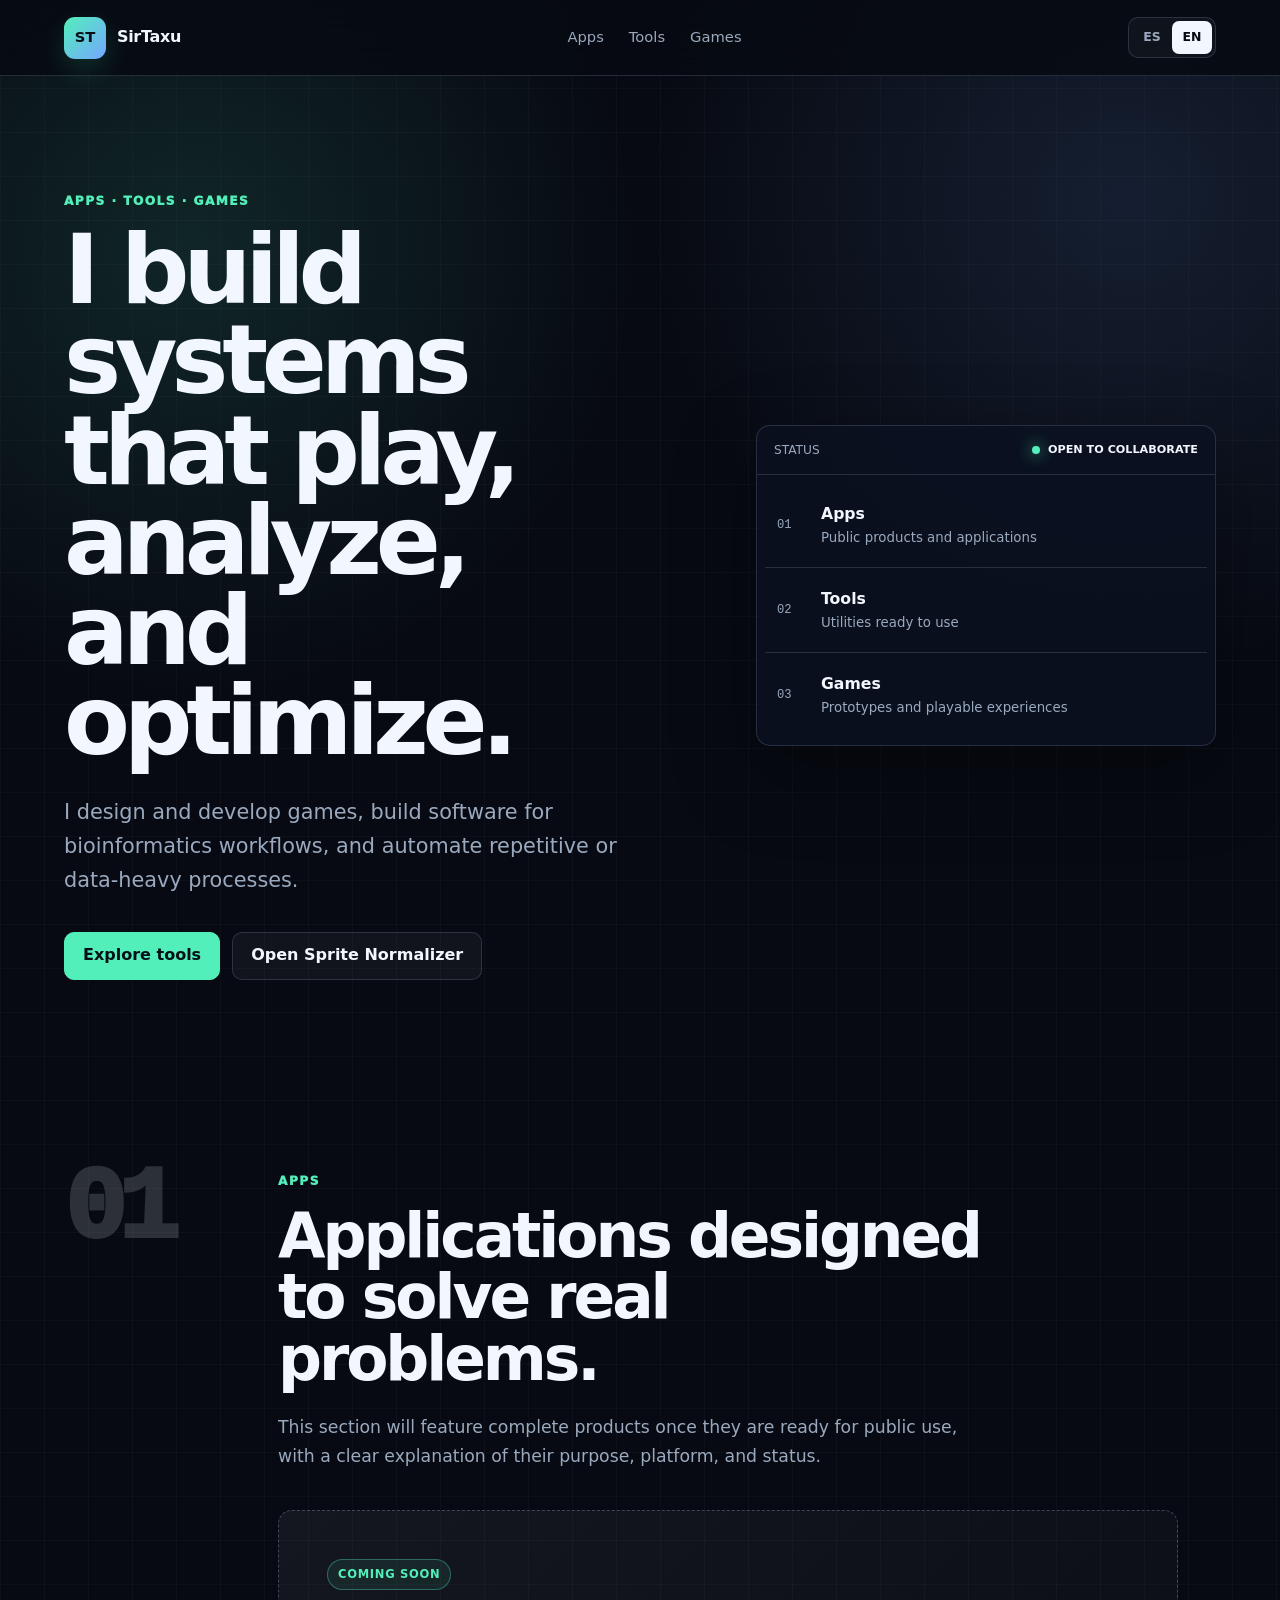
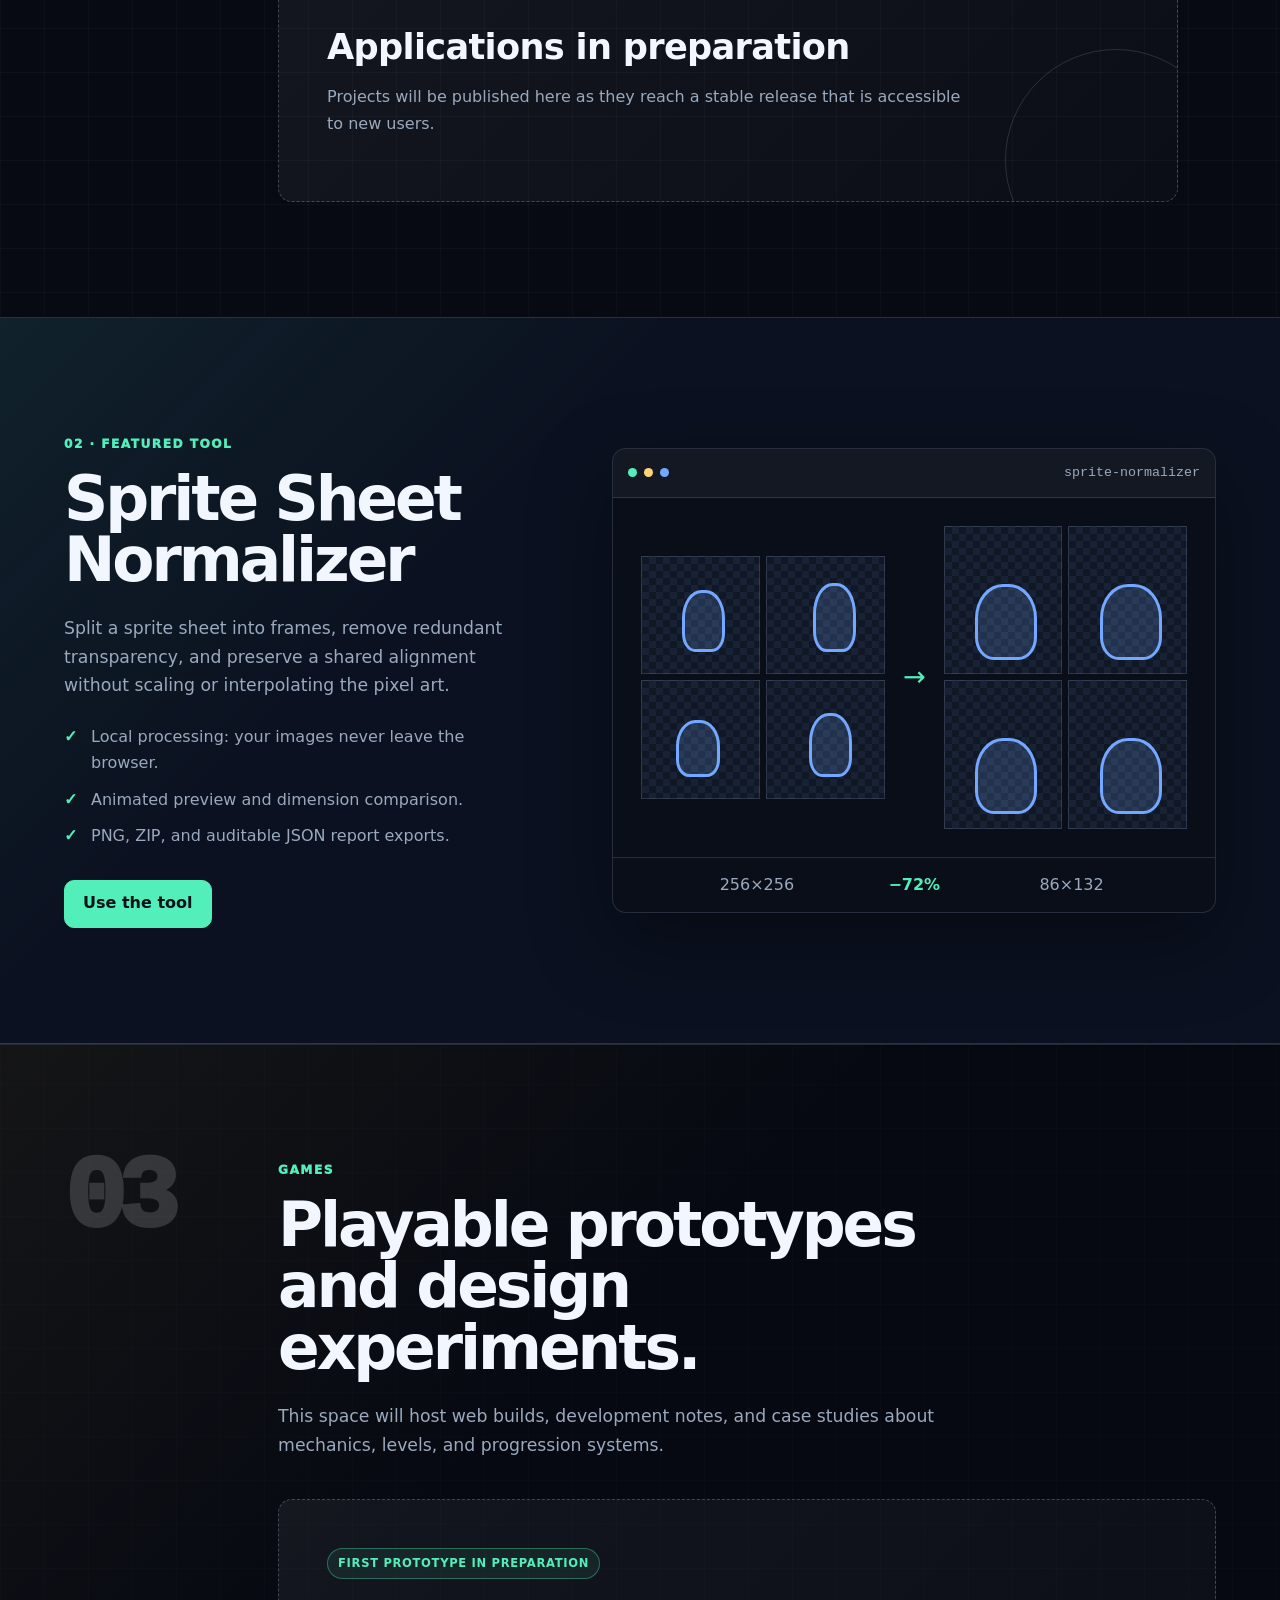
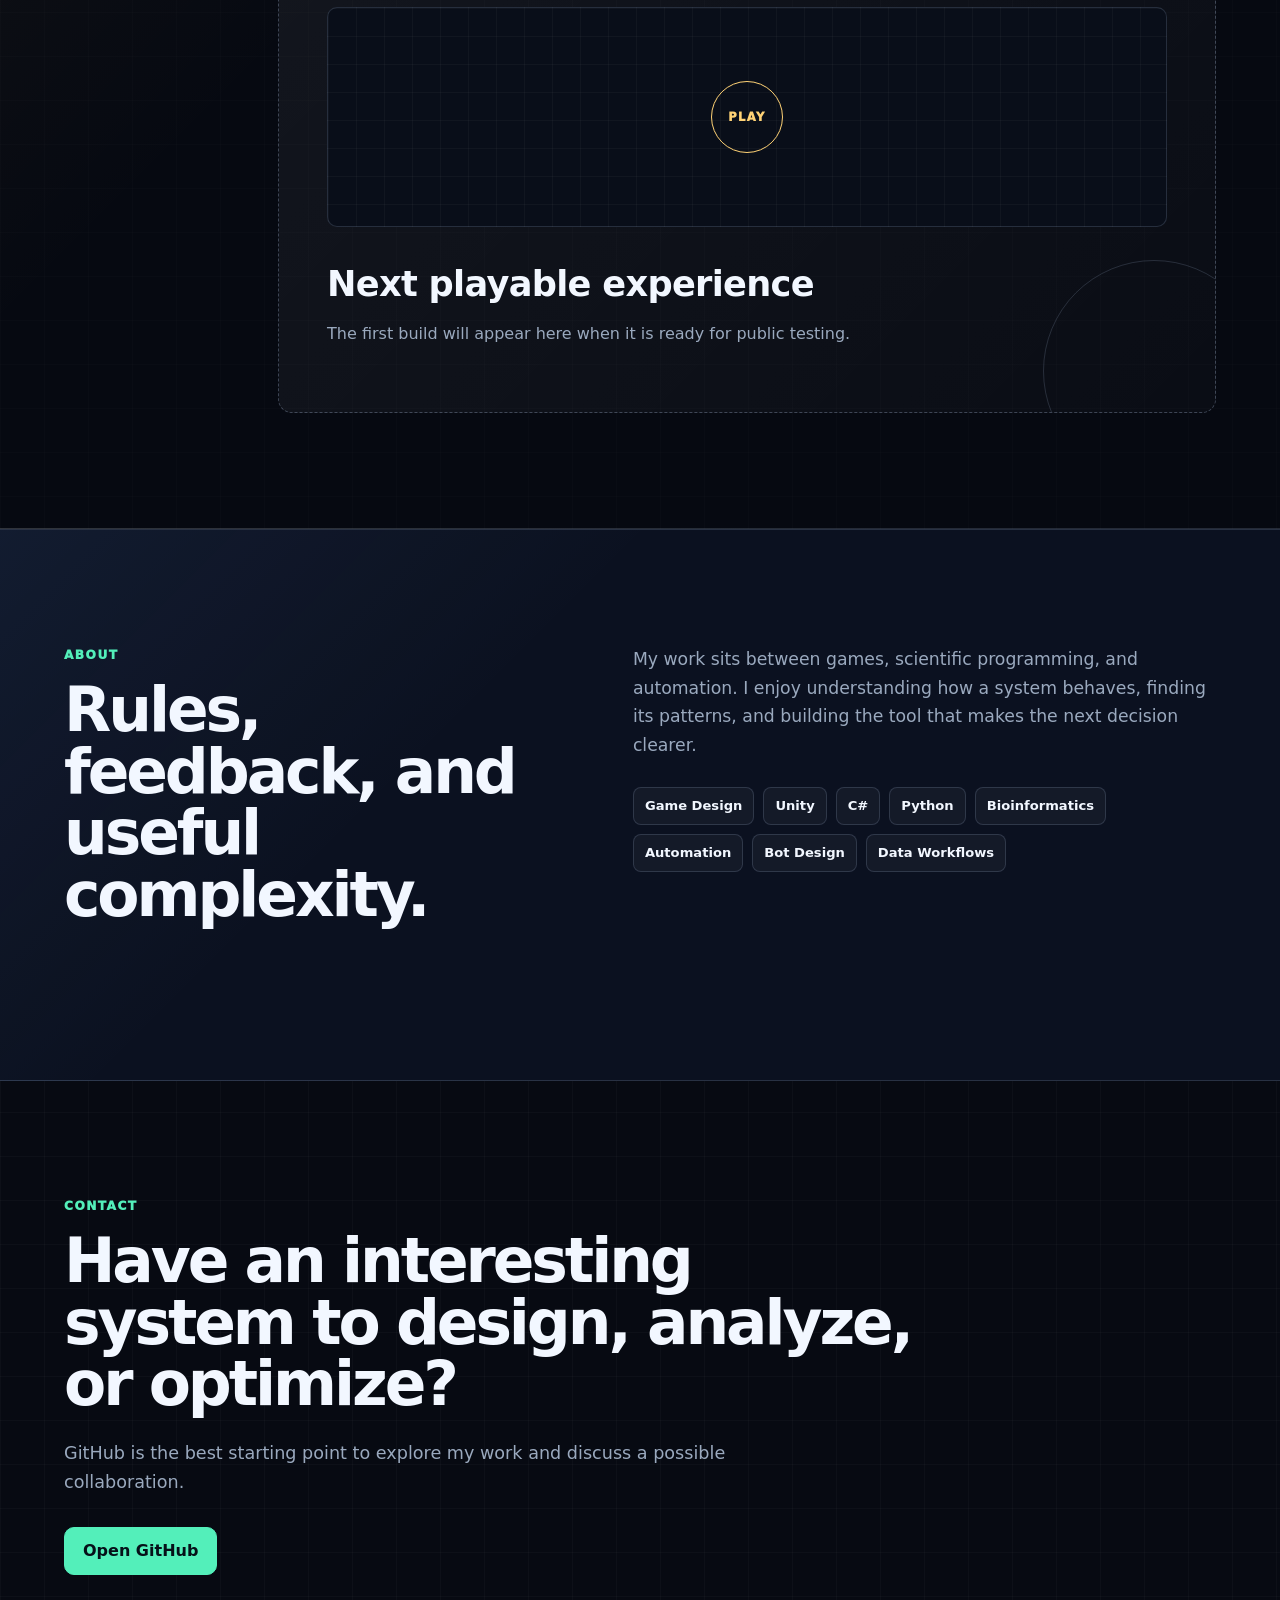
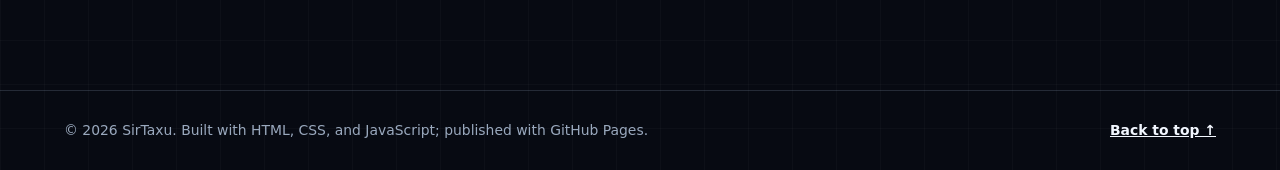
<file: index.html>
<!DOCTYPE html>
<html lang="es">
  <head>
    <meta charset="utf-8">
    <meta name="viewport" content="width=device-width, initial-scale=1">
    <meta name="theme-color" content="#070a12">
    <meta
      name="description"
      content="Portfolio de SirTaxu: desarrollo de videojuegos, herramientas de bioinformática y automatización."
    >
    <meta property="og:type" content="website">
    <meta property="og:title" content="SirTaxu | Game Developer &amp; Tool Builder">
    <meta
      property="og:description"
      content="Videojuegos, herramientas científicas y automatización orientados a resolver sistemas complejos."
    >
    <title>SirTaxu | Game Developer &amp; Tool Builder</title>
    <link rel="canonical" href="https://sirtaxu.github.io/">
    <link rel="stylesheet" href="styles.css">
    <script src="assets/js/site.js" defer></script>
  </head>
  <body
    data-title-es="SirTaxu | Desarrollo de videojuegos y herramientas"
    data-title-en="SirTaxu | Game Developer & Tool Builder"
    data-description-es="Portfolio de SirTaxu: desarrollo de videojuegos, herramientas de bioinformática y automatización."
    data-description-en="SirTaxu's portfolio: game development, bioinformatics tools, and automation."
  >
    <a class="skip-link" href="#main" data-es="Saltar al contenido" data-en="Skip to content">Saltar al contenido</a>

    <header class="site-header">
      <a class="brand" href="#top" aria-label="SirTaxu — inicio">
        <span class="brand-mark" aria-hidden="true">ST</span>
        <span class="brand-name">SirTaxu</span>
      </a>

      <nav class="nav" aria-label="Navegación principal" data-aria-es="Navegación principal" data-aria-en="Primary navigation">
        <a href="#apps">Apps</a>
        <a href="#tools" data-es="Herramientas" data-en="Tools">Herramientas</a>
        <a href="#games" data-es="Juegos" data-en="Games">Juegos</a>
      </nav>

      <div class="language-switch" role="group" aria-label="Idioma" data-aria-es="Idioma" data-aria-en="Language">
        <button type="button" data-language="es" aria-pressed="true">ES</button>
        <button type="button" data-language="en" aria-pressed="false">EN</button>
      </div>
    </header>

    <main id="main">
      <section class="hero" id="top" aria-labelledby="hero-title">
        <div class="hero-copy">
          <p class="eyebrow">Apps · Tools · Games</p>
          <h1 id="hero-title" data-es="Construyo sistemas que juegan, analizan y optimizan." data-en="I build systems that play, analyze, and optimize.">
            Construyo sistemas que juegan, analizan y optimizan.
          </h1>
          <p class="hero-text" data-es="Diseño y desarrollo videojuegos, creo software para flujos de bioinformática y automatizo procesos repetitivos o intensivos en datos." data-en="I design and develop games, build software for bioinformatics workflows, and automate repetitive or data-heavy processes.">
            Diseño y desarrollo videojuegos, creo software para flujos de bioinformática y automatizo procesos repetitivos o intensivos en datos.
          </p>
          <div class="hero-actions">
            <a class="button primary" href="#tools" data-es="Explorar herramientas" data-en="Explore tools">Explorar herramientas</a>
            <a class="button secondary" href="tools/sprite-normalizer/" data-es="Abrir Sprite Normalizer" data-en="Open Sprite Normalizer">Abrir Sprite Normalizer</a>
          </div>
        </div>

        <aside class="signal-panel" aria-label="Áreas de trabajo" data-aria-es="Áreas de trabajo" data-aria-en="Areas of work">
          <div class="signal-topline">
            <span data-es="Estado" data-en="Status">Estado</span>
            <strong><i aria-hidden="true"></i><span data-es="Disponible para colaborar" data-en="Open to collaborate">Disponible para colaborar</span></strong>
          </div>
          <ol class="signal-list">
            <li><span>01</span><div><strong>Apps</strong><small data-es="Productos y aplicaciones públicas" data-en="Public products and applications">Productos y aplicaciones públicas</small></div></li>
            <li><span>02</span><div><strong>Tools</strong><small data-es="Utilidades listas para usar" data-en="Utilities ready to use">Utilidades listas para usar</small></div></li>
            <li><span>03</span><div><strong>Games</strong><small data-es="Prototipos y experiencias jugables" data-en="Prototypes and playable experiences">Prototipos y experiencias jugables</small></div></li>
          </ol>
        </aside>
      </section>

      <section class="section division-section" id="apps" aria-labelledby="apps-title">
        <div class="division-number" aria-hidden="true">01</div>
        <div class="division-content">
          <div class="section-heading">
            <p class="eyebrow">Apps</p>
            <h2 id="apps-title" data-es="Aplicaciones pensadas para resolver problemas reales." data-en="Applications designed to solve real problems.">Aplicaciones pensadas para resolver problemas reales.</h2>
            <p data-es="Esta sección reunirá productos completos cuando estén listos para uso público, con una explicación clara de su propósito, plataforma y estado." data-en="This section will feature complete products once they are ready for public use, with a clear explanation of their purpose, platform, and status.">Esta sección reunirá productos completos cuando estén listos para uso público, con una explicación clara de su propósito, plataforma y estado.</p>
          </div>
          <article class="placeholder-card">
            <span class="status-pill" data-es="Próximamente" data-en="Coming soon">Próximamente</span>
            <h3 data-es="Aplicaciones en preparación" data-en="Applications in preparation">Aplicaciones en preparación</h3>
            <p data-es="Los proyectos se publicarán aquí a medida que alcancen una versión estable y accesible para nuevos usuarios." data-en="Projects will be published here as they reach a stable release that is accessible to new users.">Los proyectos se publicarán aquí a medida que alcancen una versión estable y accesible para nuevos usuarios.</p>
          </article>
        </div>
      </section>

      <section class="section tool-feature" id="tools" aria-labelledby="tools-title">
        <div class="tool-copy">
          <p class="eyebrow" data-es="02 · Herramienta destacada" data-en="02 · Featured tool">02 · Herramienta destacada</p>
          <h2 id="tools-title">Sprite Sheet Normalizer</h2>
          <p data-es="Corta una sprite sheet en frames, elimina transparencia redundante y conserva una alineación común sin escalar ni interpolar el pixel art." data-en="Split a sprite sheet into frames, remove redundant transparency, and preserve a shared alignment without scaling or interpolating the pixel art.">
            Corta una sprite sheet en frames, elimina transparencia redundante y conserva una alineación común sin escalar ni interpolar el pixel art.
          </p>
          <ul class="check-list">
            <li data-es="Procesamiento local: tus imágenes no salen del navegador." data-en="Local processing: your images never leave the browser.">Procesamiento local: tus imágenes no salen del navegador.</li>
            <li data-es="Vista previa animada y comparación de dimensiones." data-en="Animated preview and dimension comparison.">Vista previa animada y comparación de dimensiones.</li>
            <li data-es="Exportación a PNG, ZIP e informe JSON auditable." data-en="PNG, ZIP, and auditable JSON report exports.">Exportación a PNG, ZIP e informe JSON auditable.</li>
          </ul>
          <a class="button primary" href="tools/sprite-normalizer/" data-es="Usar la herramienta" data-en="Use the tool">Usar la herramienta</a>
        </div>

        <div class="tool-visual" aria-hidden="true">
          <div class="window-bar"><span></span><span></span><span></span><small>sprite-normalizer</small></div>
          <div class="sprite-demo">
            <div class="source-cells"><i></i><i></i><i></i><i></i></div>
            <div class="flow-arrow">→</div>
            <div class="normalized-cells"><i></i><i></i><i></i><i></i></div>
          </div>
          <div class="demo-metrics"><span>256×256</span><strong>−72%</strong><span>86×132</span></div>
        </div>
      </section>

      <section class="section division-section games-section" id="games" aria-labelledby="games-title">
        <div class="division-number" aria-hidden="true">03</div>
        <div class="division-content">
          <div class="section-heading">
            <p class="eyebrow">Games</p>
            <h2 id="games-title" data-es="Prototipos jugables y experimentos de diseño." data-en="Playable prototypes and design experiments.">Prototipos jugables y experimentos de diseño.</h2>
            <p data-es="Este espacio alojará builds web, notas de desarrollo y casos de estudio sobre mecánicas, niveles y sistemas de progresión." data-en="This space will host web builds, development notes, and case studies about mechanics, levels, and progression systems.">Este espacio alojará builds web, notas de desarrollo y casos de estudio sobre mecánicas, niveles y sistemas de progresión.</p>
          </div>
          <article class="placeholder-card game-placeholder">
            <span class="status-pill" data-es="Primer prototipo en preparación" data-en="First prototype in preparation">Primer prototipo en preparación</span>
            <div class="prototype-window" aria-hidden="true"><span>PLAY</span></div>
            <h3 data-es="Próxima experiencia jugable" data-en="Next playable experience">Próxima experiencia jugable</h3>
            <p data-es="La primera build aparecerá aquí cuando esté lista para pruebas públicas." data-en="The first build will appear here when it is ready for public testing.">La primera build aparecerá aquí cuando esté lista para pruebas públicas.</p>
          </article>
        </div>
      </section>

      <section class="section split" id="about" aria-labelledby="about-title">
        <div class="section-heading">
          <p class="eyebrow" data-es="Perfil" data-en="About">Perfil</p>
          <h2 id="about-title" data-es="Reglas, feedback y complejidad útil." data-en="Rules, feedback, and useful complexity.">Reglas, feedback y complejidad útil.</h2>
        </div>
        <div class="about-copy">
          <p data-es="Mi trabajo se encuentra entre los videojuegos, la programación científica y la automatización. Disfruto entender cómo se comporta un sistema, encontrar sus patrones y construir la herramienta que hace más clara la próxima decisión." data-en="My work sits between games, scientific programming, and automation. I enjoy understanding how a system behaves, finding its patterns, and building the tool that makes the next decision clearer.">
            Mi trabajo se encuentra entre los videojuegos, la programación científica y la automatización. Disfruto entender cómo se comporta un sistema, encontrar sus patrones y construir la herramienta que hace más clara la próxima decisión.
          </p>
          <ul class="skill-list">
            <li>Game Design</li><li>Unity</li><li>C#</li><li>Python</li><li>Bioinformatics</li><li>Automation</li><li>Bot Design</li><li>Data Workflows</li>
          </ul>
        </div>
      </section>

      <section class="section contact" id="contact" aria-labelledby="contact-title">
        <p class="eyebrow" data-es="Contacto" data-en="Contact">Contacto</p>
        <h2 id="contact-title" data-es="¿Tenés un sistema interesante para diseñar, analizar u optimizar?" data-en="Have an interesting system to design, analyze, or optimize?">
          ¿Tenés un sistema interesante para diseñar, analizar u optimizar?
        </h2>
        <p data-es="GitHub es el mejor punto de partida para conocer mi trabajo y conversar sobre una posible colaboración." data-en="GitHub is the best starting point to explore my work and discuss a possible collaboration.">
          GitHub es el mejor punto de partida para conocer mi trabajo y conversar sobre una posible colaboración.
        </p>
        <a class="button primary" href="https://github.com/SirTaxu" data-es="Abrir GitHub" data-en="Open GitHub">Abrir GitHub</a>
      </section>
    </main>

    <footer class="site-footer">
      <p><span>© 2026 SirTaxu.</span> <span data-es="Construido con HTML, CSS y JavaScript; publicado con GitHub Pages." data-en="Built with HTML, CSS, and JavaScript; published with GitHub Pages.">Construido con HTML, CSS y JavaScript; publicado con GitHub Pages.</span></p>
      <a href="#top" data-es="Volver arriba ↑" data-en="Back to top ↑">Volver arriba ↑</a>
    </footer>
  </body>
</html>
</file>
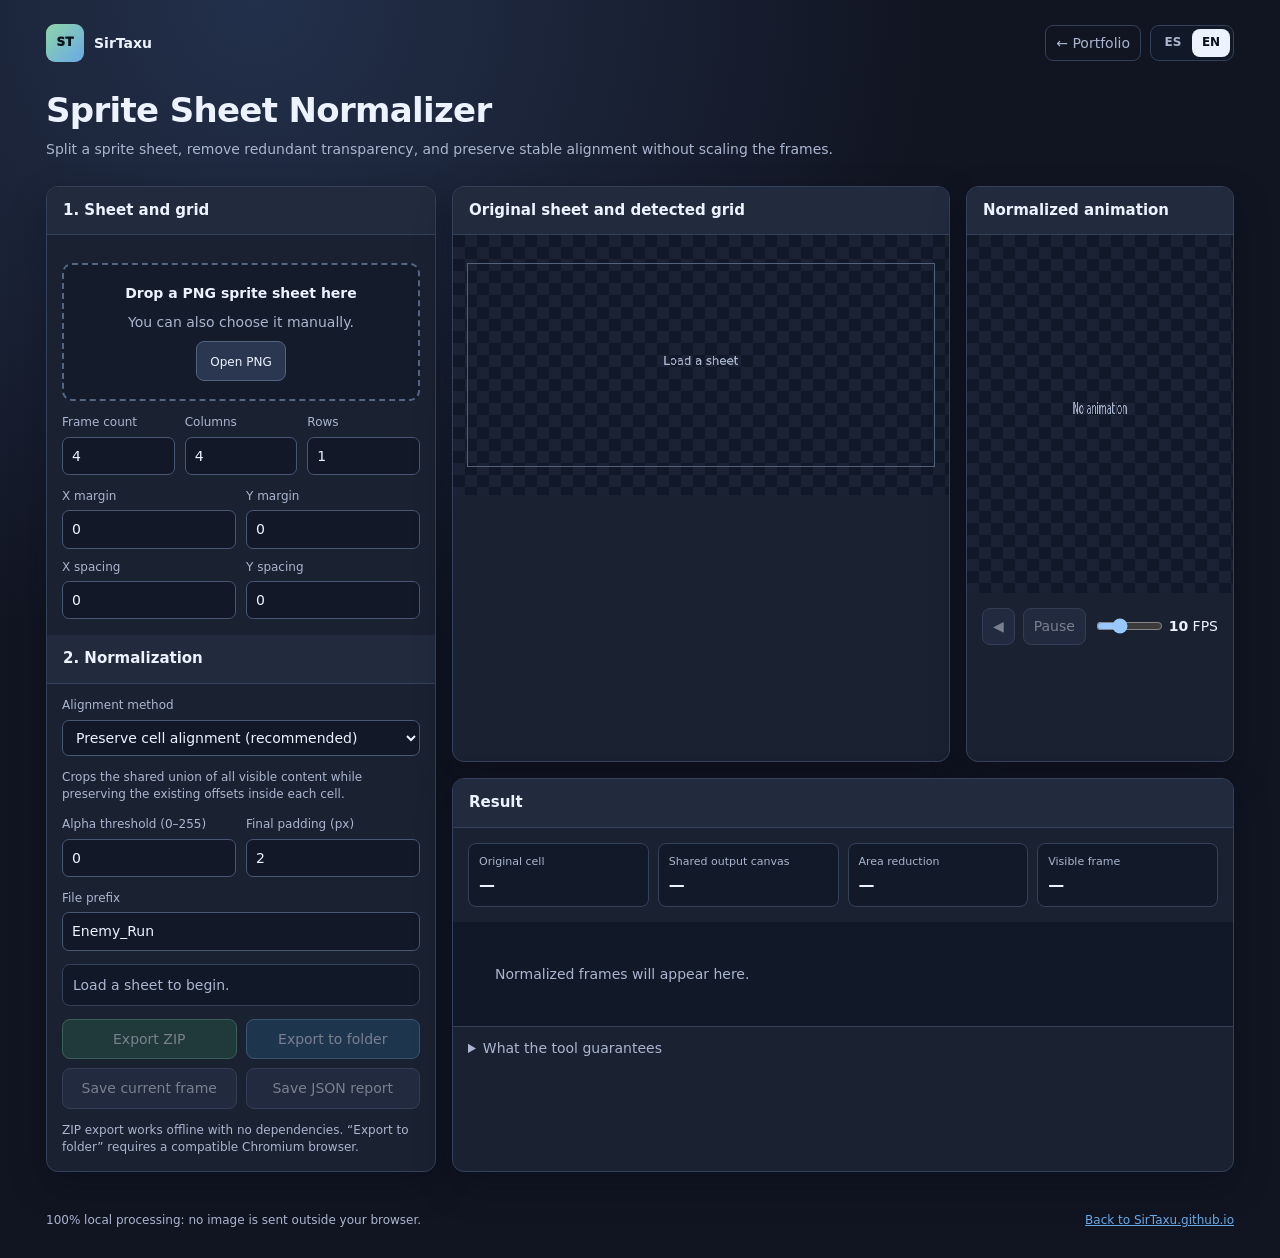
<file: tools/sprite-normalizer/index.html>
<!DOCTYPE html>
<html lang="es">
<head>
  <meta charset="utf-8">
  <meta name="viewport" content="width=device-width, initial-scale=1">
  <meta name="description" content="Cortá y normalizá sprite sheets sin perder la alineación entre frames.">
  <meta name="theme-color" content="#111522">
  <title>Sprite Sheet Normalizer · SirTaxu</title>
  <link rel="canonical" href="https://sirtaxu.github.io/tools/sprite-normalizer/">
  <script src="../../assets/js/site.js" defer></script>
  <style>
    :root {
      color-scheme: dark;
      --bg: #111522;
      --panel: #1b2232;
      --panel-2: #222b3e;
      --line: #34415a;
      --text: #edf2ff;
      --muted: #aab6cf;
      --accent: #8ed5a7;
      --accent-2: #69a9e6;
      --warning: #f0bd69;
      --error: #f08080;
    }

    * { box-sizing: border-box; }
    body {
      margin: 0;
      min-height: 100vh;
      background: radial-gradient(circle at 20% 0%, #23304b 0, var(--bg) 42rem);
      color: var(--text);
      font: 14px/1.45 system-ui, -apple-system, BlinkMacSystemFont, "Segoe UI", sans-serif;
    }
    button, input, select { font: inherit; }
    button, .file-button {
      border: 1px solid #52627f;
      border-radius: 8px;
      background: #2b3750;
      color: var(--text);
      padding: 9px 13px;
      cursor: pointer;
      transition: background .15s, border-color .15s, transform .05s;
    }
    button:hover, .file-button:hover { background: #354561; border-color: #7890b7; }
    button:active, .file-button:active { transform: translateY(1px); }
    button:disabled { opacity: .45; cursor: default; }
    button.primary { background: #285846; border-color: #62aa88; }
    button.primary:hover { background: #326d56; }
    button.secondary { background: #244e72; border-color: #5b94c0; }
    input, select {
      width: 100%;
      border: 1px solid #475875;
      border-radius: 7px;
      background: #121827;
      color: var(--text);
      padding: 8px 9px;
    }
    input:focus, select:focus { outline: 2px solid #4b7eac; outline-offset: 1px; }
    input[type="range"] { padding: 0; }
    code { color: #bde9cd; }

    header {
      padding: 24px clamp(18px, 4vw, 46px) 14px;
      max-width: 1500px;
      margin: auto;
    }
    .tool-nav {
      display: flex;
      align-items: center;
      justify-content: space-between;
      gap: 18px;
      margin-bottom: 24px;
    }
    .brand {
      display: inline-flex;
      align-items: center;
      gap: 10px;
      color: var(--text);
      font-weight: 850;
      text-decoration: none;
    }
    .brand-mark {
      display: inline-grid;
      width: 38px;
      height: 38px;
      place-items: center;
      border-radius: 9px;
      background: linear-gradient(135deg, var(--accent), var(--accent-2));
      color: #07121a;
      font-size: 12px;
      font-weight: 950;
    }
    .tool-nav-actions { display: flex; align-items: center; gap: 9px; }
    .back-link {
      border: 1px solid var(--line);
      border-radius: 8px;
      color: var(--muted);
      padding: 7px 10px;
      text-decoration: none;
    }
    .back-link:hover { border-color: #7890b7; color: var(--text); }
    .language-switch {
      display: inline-flex;
      padding: 3px;
      border: 1px solid var(--line);
      border-radius: 9px;
      background: #111827;
    }
    .language-switch button {
      min-width: 38px;
      border: 0;
      padding: 5px 7px;
      background: transparent;
      color: var(--muted);
      font-size: 12px;
      font-weight: 900;
    }
    .language-switch button[aria-pressed="true"] { background: var(--text); color: #0b1020; }
    h1 { font-size: clamp(24px, 3vw, 34px); margin: 0 0 4px; letter-spacing: -.02em; }
    header p { margin: 0; color: var(--muted); }
    main {
      max-width: 1500px;
      margin: auto;
      padding: 12px clamp(18px, 4vw, 46px) 34px;
      display: grid;
      grid-template-columns: minmax(300px, 390px) minmax(0, 1fr);
      gap: 16px;
    }
    .panel {
      border: 1px solid var(--line);
      border-radius: 12px;
      background: color-mix(in srgb, var(--panel) 95%, transparent);
      box-shadow: 0 14px 36px #05081255;
      overflow: hidden;
    }
    .panel-title {
      margin: 0;
      padding: 13px 16px;
      font-size: 15px;
      background: var(--panel-2);
      border-bottom: 1px solid var(--line);
    }
    .normalization-title { margin: 3px -15px 0; }
    .panel-body { padding: 15px; }
    .controls { display: grid; gap: 13px; align-content: start; }
    .drop-zone {
      border: 2px dashed #536785;
      border-radius: 10px;
      padding: 18px;
      text-align: center;
      color: var(--muted);
      background: #10172688;
    }
    .drop-zone.drag { border-color: var(--accent); background: #183128; }
    .drop-zone strong { display: block; color: var(--text); margin-bottom: 8px; }
    .drop-zone input { display: none; }
    .file-button { display: inline-block; margin-top: 9px; }
    .grid-2, .grid-3 { display: grid; gap: 10px; }
    .grid-2 { grid-template-columns: repeat(2, minmax(0, 1fr)); }
    .grid-3 { grid-template-columns: repeat(3, minmax(0, 1fr)); }
    label { display: grid; gap: 5px; color: var(--muted); }
    label span { font-size: 12px; }
    .help { margin: 0; color: var(--muted); font-size: 12px; }
    .help.warning { color: var(--warning); }
    .status {
      min-height: 42px;
      border-radius: 8px;
      background: #111827;
      border: 1px solid var(--line);
      color: var(--muted);
      padding: 10px;
    }
    .status.ok { border-color: #397c60; color: #a9e2bc; }
    .status.error { border-color: #9e4f57; color: #ffc0c4; }
    .actions { display: grid; grid-template-columns: 1fr 1fr; gap: 9px; }
    .workspace { display: grid; gap: 16px; min-width: 0; }
    .preview-grid { display: grid; grid-template-columns: minmax(0, 1.3fr) minmax(260px, .7fr); gap: 16px; }
    .canvas-wrap {
      min-height: 260px;
      display: grid;
      place-items: center;
      padding: 14px;
      overflow: auto;
      background-color: #111827;
      background-image:
        linear-gradient(45deg, #1a2233 25%, transparent 25%),
        linear-gradient(-45deg, #1a2233 25%, transparent 25%),
        linear-gradient(45deg, transparent 75%, #1a2233 75%),
        linear-gradient(-45deg, transparent 75%, #1a2233 75%);
      background-size: 24px 24px;
      background-position: 0 0, 0 12px, 12px -12px, -12px 0;
    }
    canvas { image-rendering: pixelated; max-width: 100%; }
    #sheetCanvas { border: 1px solid #53627b; }
    #animationCanvas { width: min(100%, 440px); height: 330px; }
    .transport { display: grid; grid-template-columns: auto auto 1fr auto; align-items: center; gap: 8px; }
    .transport button { padding: 7px 10px; }
    .metrics { display: grid; grid-template-columns: repeat(4, minmax(100px, 1fr)); gap: 9px; }
    .metric { background: #121928; border: 1px solid var(--line); border-radius: 8px; padding: 10px; }
    .metric span { display: block; color: var(--muted); font-size: 11px; }
    .metric strong { display: block; margin-top: 3px; font-size: 16px; }
    .frame-strip { display: flex; gap: 8px; overflow-x: auto; padding: 12px; background: #111827; }
    .thumb {
      flex: 0 0 auto;
      width: 110px;
      border: 1px solid var(--line);
      background: #182033;
      border-radius: 8px;
      padding: 7px;
      cursor: pointer;
      color: var(--muted);
    }
    .thumb.selected { border-color: var(--accent-2); box-shadow: 0 0 0 1px var(--accent-2) inset; color: var(--text); }
    .thumb canvas { display: block; width: 94px; height: 94px; background: #101624; margin-bottom: 4px; }
    .empty-state { color: var(--muted); text-align: center; padding: 30px; }
    details { border-top: 1px solid var(--line); }
    summary { cursor: pointer; color: var(--muted); padding: 11px 15px; }
    .technical { padding: 0 15px 14px; color: var(--muted); font-size: 12px; }
    .tool-footer {
      display: flex;
      justify-content: space-between;
      gap: 20px;
      max-width: 1500px;
      margin: auto;
      padding: 6px clamp(18px, 4vw, 46px) 28px;
      color: var(--muted);
      font-size: 12px;
    }
    .tool-footer a { color: var(--accent-2); }
    @media (max-width: 1000px) {
      main { grid-template-columns: 1fr; }
      .preview-grid { grid-template-columns: 1fr; }
    }
    @media (max-width: 600px) {
      .grid-3, .metrics { grid-template-columns: repeat(2, minmax(0, 1fr)); }
      .actions { grid-template-columns: 1fr; }
      .tool-nav, .tool-footer { align-items: flex-start; flex-direction: column; }
      .tool-nav-actions { width: 100%; justify-content: space-between; }
    }
  </style>
</head>
<body
  data-title-es="Normalizador de Sprite Sheets · SirTaxu"
  data-title-en="Sprite Sheet Normalizer · SirTaxu"
  data-description-es="Cortá y normalizá sprite sheets sin perder la alineación entre frames."
  data-description-en="Split and normalize sprite sheets without losing alignment between frames."
>
  <header>
    <nav class="tool-nav" aria-label="Navegación de la herramienta" data-aria-es="Navegación de la herramienta" data-aria-en="Tool navigation">
      <a class="brand" href="../../index.html">
        <span class="brand-mark" aria-hidden="true">ST</span>
        <span>SirTaxu</span>
      </a>
      <div class="tool-nav-actions">
        <a class="back-link" href="../../index.html" data-es="← Portfolio" data-en="← Portfolio">← Portfolio</a>
        <div class="language-switch" role="group" aria-label="Idioma" data-aria-es="Idioma" data-aria-en="Language">
          <button type="button" data-language="es" aria-pressed="true">ES</button>
          <button type="button" data-language="en" aria-pressed="false">EN</button>
        </div>
      </div>
    </nav>
    <h1 data-es="Normalizador de Sprite Sheets" data-en="Sprite Sheet Normalizer">Normalizador de Sprite Sheets</h1>
    <p data-es="Cortá una sprite sheet, eliminá transparencia redundante y conservá una alineación estable sin escalar los frames." data-en="Split a sprite sheet, remove redundant transparency, and preserve stable alignment without scaling the frames.">Cortá una sprite sheet, eliminá transparencia redundante y conservá una alineación estable sin escalar los frames.</p>
  </header>

  <main>
    <section class="panel controls" aria-label="Configuración" data-aria-es="Configuración" data-aria-en="Settings">
      <h2 class="panel-title" data-es="1. Sheet y cuadrícula" data-en="1. Sheet and grid">1. Sheet y cuadrícula</h2>
      <div class="panel-body controls">
        <div id="dropZone" class="drop-zone">
          <strong data-es="Arrastrá una sprite sheet PNG aquí" data-en="Drop a PNG sprite sheet here">Arrastrá una sprite sheet PNG aquí</strong>
          <span data-es="También podés elegirla manualmente." data-en="You can also choose it manually.">También podés elegirla manualmente.</span>
          <label class="file-button"><span data-es="Abrir PNG" data-en="Open PNG">Abrir PNG</span><input id="fileInput" type="file" accept="image/png,image/*"></label>
        </div>

        <div class="grid-3">
          <label><span data-es="Cantidad de frames" data-en="Frame count">Cantidad de frames</span><input id="frameCount" type="number" min="1" value="4"></label>
          <label><span data-es="Columnas" data-en="Columns">Columnas</span><input id="columns" type="number" min="1" value="4"></label>
          <label><span data-es="Filas" data-en="Rows">Filas</span><input id="rows" type="number" min="1" value="1"></label>
        </div>

        <div class="grid-2">
          <label><span data-es="Margen X" data-en="X margin">Margen X</span><input id="marginX" type="number" min="0" value="0"></label>
          <label><span data-es="Margen Y" data-en="Y margin">Margen Y</span><input id="marginY" type="number" min="0" value="0"></label>
          <label><span data-es="Separación X" data-en="X spacing">Separación X</span><input id="spacingX" type="number" min="0" value="0"></label>
          <label><span data-es="Separación Y" data-en="Y spacing">Separación Y</span><input id="spacingY" type="number" min="0" value="0"></label>
        </div>

        <h2 class="panel-title normalization-title" data-es="2. Normalización" data-en="2. Normalization">2. Normalización</h2>

        <label>
          <span data-es="Método de alineación" data-en="Alignment method">Método de alineación</span>
          <select id="alignMode">
            <option value="preserve" data-es="Conservar alineación de la celda (recomendado)" data-en="Preserve cell alignment (recommended)">Conservar alineación de la celda (recomendado)</option>
            <option value="content" data-es="Realinear cada contenido por bottom-center" data-en="Realign each visible area by bottom-center">Realinear cada contenido por bottom-center</option>
          </select>
        </label>
        <p id="modeHelp" class="help">Recorta la unión común de todos los contenidos. Conserva exactamente los desplazamientos existentes dentro de cada celda.</p>

        <div class="grid-2">
          <label><span data-es="Umbral alfa (0–255)" data-en="Alpha threshold (0–255)">Umbral alfa (0–255)</span><input id="alphaThreshold" type="number" min="0" max="255" value="0"></label>
          <label><span data-es="Padding final (px)" data-en="Final padding (px)">Padding final (px)</span><input id="padding" type="number" min="0" max="128" value="2"></label>
        </div>

        <label><span data-es="Prefijo de archivos" data-en="File prefix">Prefijo de archivos</span><input id="prefix" type="text" value="Enemy_Run"></label>
        <div id="status" class="status">Cargá una sheet para comenzar.</div>

        <div class="actions">
          <button id="exportZip" class="primary" type="button" disabled data-es="Exportar ZIP" data-en="Export ZIP">Exportar ZIP</button>
          <button id="exportFolder" class="secondary" type="button" disabled data-es="Exportar a carpeta" data-en="Export to folder">Exportar a carpeta</button>
          <button id="exportCurrent" type="button" disabled data-es="Guardar frame actual" data-en="Save current frame">Guardar frame actual</button>
          <button id="exportReport" type="button" disabled data-es="Guardar informe JSON" data-en="Save JSON report">Guardar informe JSON</button>
        </div>
        <p class="help" data-es="El ZIP funciona sin dependencias ni conexión. “Exportar a carpeta” requiere un navegador Chromium compatible." data-en="ZIP export works offline with no dependencies. “Export to folder” requires a compatible Chromium browser.">El ZIP funciona sin dependencias ni conexión. “Exportar a carpeta” requiere un navegador Chromium compatible.</p>
      </div>
    </section>

    <section class="workspace">
      <div class="preview-grid">
        <section class="panel">
          <h2 class="panel-title" data-es="Sheet original y cuadrícula detectada" data-en="Original sheet and detected grid">Sheet original y cuadrícula detectada</h2>
          <div class="canvas-wrap"><canvas id="sheetCanvas" width="600" height="260"></canvas></div>
        </section>

        <section class="panel">
          <h2 class="panel-title" data-es="Animación normalizada" data-en="Normalized animation">Animación normalizada</h2>
          <div class="canvas-wrap"><canvas id="animationCanvas" width="440" height="330"></canvas></div>
          <div class="panel-body transport">
            <button id="prevFrame" type="button" disabled title="Frame anterior" data-title-es="Frame anterior" data-title-en="Previous frame">◀</button>
            <button id="playPause" type="button" disabled title="Reproducir o pausar" data-title-es="Reproducir o pausar" data-title-en="Play or pause">Pausa</button>
            <input id="fps" type="range" min="1" max="30" value="10" aria-label="FPS">
            <span><strong id="fpsValue">10</strong> FPS</span>
          </div>
        </section>
      </div>

      <section class="panel">
        <h2 class="panel-title" data-es="Resultado" data-en="Result">Resultado</h2>
        <div id="metrics" class="panel-body metrics">
          <div class="metric"><span data-es="Celda original" data-en="Original cell">Celda original</span><strong>—</strong></div>
          <div class="metric"><span data-es="Lienzo final común" data-en="Shared output canvas">Lienzo final común</span><strong>—</strong></div>
          <div class="metric"><span data-es="Reducción de área" data-en="Area reduction">Reducción de área</span><strong>—</strong></div>
          <div class="metric"><span data-es="Frame visible" data-en="Visible frame">Frame visible</span><strong>—</strong></div>
        </div>
        <div id="frameStrip" class="frame-strip"><div class="empty-state">Los frames normalizados aparecerán aquí.</div></div>
        <details>
          <summary data-es="Qué garantiza la herramienta" data-en="What the tool guarantees">Qué garantiza la herramienta</summary>
          <div class="technical" data-es="Todos los archivos resultantes usan el mismo ancho y alto. Solo se copian píxeles; no se redimensiona ni interpola el asset. El modo recomendado conserva las coordenadas relativas que cada pose ya tenía dentro de su celda. El informe JSON registra cuadrícula, bounding boxes y posiciones de salida para poder auditar el proceso." data-en="Every output file uses the same width and height. Pixels are only copied; the asset is never resized or interpolated. The recommended mode preserves each pose’s existing relative coordinates inside its cell. The JSON report records the grid, bounding boxes, and output positions so the process can be audited.">
            Todos los archivos resultantes usan el mismo ancho y alto. Solo se copian píxeles; no se redimensiona ni interpola el asset. El modo recomendado conserva las coordenadas relativas que cada pose ya tenía dentro de su celda. El informe JSON registra cuadrícula, bounding boxes y posiciones de salida para poder auditar el proceso.
          </div>
        </details>
      </section>
    </section>
  </main>

  <footer class="tool-footer">
    <span data-es="Procesamiento 100% local: ninguna imagen se envía fuera del navegador." data-en="100% local processing: no image is sent outside your browser.">Procesamiento 100% local: ninguna imagen se envía fuera del navegador.</span>
    <a href="../../index.html" data-es="Volver a SirTaxu.github.io" data-en="Back to SirTaxu.github.io">Volver a SirTaxu.github.io</a>
  </footer>

  <script>
    "use strict";

    const $ = id => document.getElementById(id);
    const ids = ["frameCount", "columns", "rows", "marginX", "marginY", "spacingX", "spacingY", "alignMode", "alphaThreshold", "padding", "prefix"];
    const settings = Object.fromEntries(ids.map(id => [id, $(id)]));
    const sheetCanvas = $("sheetCanvas");
    const sheetCtx = sheetCanvas.getContext("2d");
    const animationCanvas = $("animationCanvas");
    const animationCtx = animationCanvas.getContext("2d");

    const copy = {
      es: {
        start: "Cargá una sheet para comenzar.",
        invalidImage: "El archivo seleccionado no parece ser una imagen.",
        imageOpenError: "No fue posible abrir la imagen.",
        notEnoughCells: "La cuadrícula no tiene suficientes celdas para la cantidad de frames.",
        integerCells: "Los márgenes y separaciones no producen celdas de píxeles enteros. Revisá la cuadrícula.",
        emptyFrame: "El frame {index} está vacío con el umbral alfa actual.",
        ready: "{count} frames listos · {cellWidth}×{cellHeight} → {width}×{height} px",
        loadSheet: "Cargá una sheet",
        noAnimation: "Sin animación",
        frameLine: "Frame {index} · {file}",
        frameCaption: "Frame {index} · {width}×{height}",
        framesHere: "Los frames normalizados aparecerán aquí.",
        modePreserve: "Recorta la unión común de todos los contenidos. Conserva exactamente los desplazamientos existentes dentro de cada celda.",
        modeContent: "Alinea cada bounding box visible por su centro inferior. Usalo solo si la sheet original presenta saltos o desalineación.",
        notePreserve: "Se conservaron las posiciones relativas de las celdas de origen.",
        noteContent: "El contenido visible se alineó de forma independiente por bottom-center.",
        pngEncodeError: "No se pudo codificar el PNG.",
        preparing: "Preparando PNG e informe…",
        zipDone: "ZIP exportado con {count} PNG y el informe JSON.",
        folderUnsupported: "Este navegador no permite elegir una carpeta. Usá “Exportar ZIP”.",
        folderDone: "{count} archivos guardados en la carpeta seleccionada.",
        exportFailed: "No se pudo exportar: {error}",
        pause: "Pausa",
        play: "Reproducir"
      },
      en: {
        start: "Load a sheet to begin.",
        invalidImage: "The selected file does not appear to be an image.",
        imageOpenError: "The image could not be opened.",
        notEnoughCells: "The grid does not have enough cells for the selected frame count.",
        integerCells: "The margins and spacing do not produce whole-pixel cells. Check the grid.",
        emptyFrame: "Frame {index} is empty with the current alpha threshold.",
        ready: "{count} frames ready · {cellWidth}×{cellHeight} → {width}×{height} px",
        loadSheet: "Load a sheet",
        noAnimation: "No animation",
        frameLine: "Frame {index} · {file}",
        frameCaption: "Frame {index} · {width}×{height}",
        framesHere: "Normalized frames will appear here.",
        modePreserve: "Crops the shared union of all visible content while preserving the existing offsets inside each cell.",
        modeContent: "Aligns each visible bounding box by bottom-center. Use this only when the original sheet contains jumps or misalignment.",
        notePreserve: "Relative positions from the source cells were preserved.",
        noteContent: "Visible content was aligned independently by bottom-center.",
        pngEncodeError: "The PNG could not be encoded.",
        preparing: "Preparing PNG files and report…",
        zipDone: "ZIP exported with {count} PNG files and the JSON report.",
        folderUnsupported: "This browser cannot select a folder. Use “Export ZIP” instead.",
        folderDone: "{count} files saved to the selected folder.",
        exportFailed: "Export failed: {error}",
        pause: "Pause",
        play: "Play"
      }
    };

    function currentLanguage() {
      return document.documentElement.lang === "en" ? "en" : "es";
    }

    function t(key, values = {}) {
      const template = copy[currentLanguage()][key] || copy.es[key] || key;
      return template.replace(/\{(\w+)\}/g, (_, name) => values[name] ?? `{${name}}`);
    }

    const state = {
      image: null,
      fileName: "",
      sourceUrl: "",
      frames: [],
      grid: null,
      output: null,
      currentFrame: 0,
      playing: true,
      lastTick: 0,
      error: ""
    };

    function intValue(input, fallback = 0) {
      const value = Number.parseInt(input.value, 10);
      return Number.isFinite(value) ? value : fallback;
    }

    function safePrefix() {
      const cleaned = settings.prefix.value.trim().replace(/[<>:"/\\|?*\x00-\x1F]/g, "_").replace(/[. ]+$/g, "");
      return cleaned || "Frame";
    }

    function frameFileName(index) {
      const digits = Math.max(2, String(Math.max(0, state.frames.length - 1)).length);
      return `${safePrefix()}_${String(index).padStart(digits, "0")}.png`;
    }

    function setStatus(message, kind = "") {
      const status = $("status");
      status.textContent = message;
      status.className = `status ${kind}`.trim();
    }

    function setEnabled(enabled) {
      ["exportZip", "exportFolder", "exportCurrent", "exportReport", "prevFrame", "playPause"].forEach(id => $(id).disabled = !enabled);
    }

    function cleanBaseName(name) {
      return name.replace(/\.[^.]+$/, "").replace(/\s*\(\d+\)$/, "").trim() || "Enemy_Animation";
    }

    async function loadFile(file) {
      if (!file) return;
      if (!file.type.startsWith("image/")) {
        setStatus(t("invalidImage"), "error");
        return;
      }
      if (state.sourceUrl) URL.revokeObjectURL(state.sourceUrl);
      state.sourceUrl = URL.createObjectURL(file);
      const image = new Image();
      image.onload = () => {
        state.image = image;
        state.fileName = file.name;
        settings.prefix.value = cleanBaseName(file.name);
        inferSimpleGrid(image);
        rebuild();
      };
      image.onerror = () => setStatus(t("imageOpenError"), "error");
      image.src = state.sourceUrl;
    }

    function inferSimpleGrid(image) {
      const count = Math.max(1, intValue(settings.frameCount, 1));
      if (image.width % count === 0) {
        settings.columns.value = count;
        settings.rows.value = 1;
      }
    }

    function readGrid() {
      if (!state.image) throw new Error(t("start"));
      const count = Math.max(1, intValue(settings.frameCount, 1));
      const columns = Math.max(1, intValue(settings.columns, count));
      const rows = Math.max(1, intValue(settings.rows, Math.ceil(count / columns)));
      const marginX = Math.max(0, intValue(settings.marginX));
      const marginY = Math.max(0, intValue(settings.marginY));
      const spacingX = Math.max(0, intValue(settings.spacingX));
      const spacingY = Math.max(0, intValue(settings.spacingY));
      if (count > columns * rows) throw new Error(t("notEnoughCells"));

      const usableWidth = state.image.width - marginX * 2 - spacingX * (columns - 1);
      const usableHeight = state.image.height - marginY * 2 - spacingY * (rows - 1);
      const cellWidth = usableWidth / columns;
      const cellHeight = usableHeight / rows;
      if (cellWidth <= 0 || cellHeight <= 0 || !Number.isInteger(cellWidth) || !Number.isInteger(cellHeight)) {
        throw new Error(t("integerCells"));
      }
      return { count, columns, rows, marginX, marginY, spacingX, spacingY, cellWidth, cellHeight };
    }

    function sourceCanvasForCell(grid, index) {
      const column = index % grid.columns;
      const row = Math.floor(index / grid.columns);
      const sourceX = grid.marginX + column * (grid.cellWidth + grid.spacingX);
      const sourceY = grid.marginY + row * (grid.cellHeight + grid.spacingY);
      const canvas = document.createElement("canvas");
      canvas.width = grid.cellWidth;
      canvas.height = grid.cellHeight;
      const context = canvas.getContext("2d", { willReadFrequently: true });
      context.imageSmoothingEnabled = false;
      context.drawImage(state.image, sourceX, sourceY, grid.cellWidth, grid.cellHeight, 0, 0, grid.cellWidth, grid.cellHeight);
      return { canvas, context, sourceX, sourceY, column, row };
    }

    function findBounds(context, width, height, threshold) {
      const pixels = context.getImageData(0, 0, width, height).data;
      let minX = width, minY = height, maxX = -1, maxY = -1;
      for (let y = 0; y < height; y++) {
        for (let x = 0; x < width; x++) {
          if (pixels[(y * width + x) * 4 + 3] > threshold) {
            if (x < minX) minX = x;
            if (x > maxX) maxX = x;
            if (y < minY) minY = y;
            if (y > maxY) maxY = y;
          }
        }
      }
      return maxX < minX ? null : { x: minX, y: minY, width: maxX - minX + 1, height: maxY - minY + 1, right: maxX + 1, bottom: maxY + 1 };
    }

    function buildFrames() {
      const grid = readGrid();
      const threshold = Math.min(255, Math.max(0, intValue(settings.alphaThreshold)));
      const padding = Math.max(0, intValue(settings.padding));
      const rawFrames = [];

      for (let index = 0; index < grid.count; index++) {
        const source = sourceCanvasForCell(grid, index);
        const bounds = findBounds(source.context, grid.cellWidth, grid.cellHeight, threshold);
        if (!bounds) throw new Error(t("emptyFrame", { index }));
        rawFrames.push({ index, ...source, bounds });
      }

      const mode = settings.alignMode.value;
      let outputWidth, outputHeight, union = null;

      if (mode === "preserve") {
        union = {
          x: Math.min(...rawFrames.map(frame => frame.bounds.x)),
          y: Math.min(...rawFrames.map(frame => frame.bounds.y)),
          right: Math.max(...rawFrames.map(frame => frame.bounds.right)),
          bottom: Math.max(...rawFrames.map(frame => frame.bounds.bottom))
        };
        union.width = union.right - union.x;
        union.height = union.bottom - union.y;
        outputWidth = union.width + padding * 2;
        outputHeight = union.height + padding * 2;
      } else {
        outputWidth = Math.max(...rawFrames.map(frame => frame.bounds.width)) + padding * 2;
        outputHeight = Math.max(...rawFrames.map(frame => frame.bounds.height)) + padding * 2;
      }

      const frames = rawFrames.map(frame => {
        const canvas = document.createElement("canvas");
        canvas.width = outputWidth;
        canvas.height = outputHeight;
        const context = canvas.getContext("2d");
        context.imageSmoothingEnabled = false;
        let destinationX, destinationY;

        if (mode === "preserve") {
          destinationX = padding + frame.bounds.x - union.x;
          destinationY = padding + frame.bounds.y - union.y;
        } else {
          destinationX = padding + Math.floor((outputWidth - padding * 2 - frame.bounds.width) / 2);
          destinationY = outputHeight - padding - frame.bounds.height;
        }

        context.drawImage(
          frame.canvas,
          frame.bounds.x, frame.bounds.y, frame.bounds.width, frame.bounds.height,
          destinationX, destinationY, frame.bounds.width, frame.bounds.height
        );
        return { ...frame, canvas, destinationX, destinationY };
      });

      const pivot = mode === "preserve"
        ? { x: padding + Math.floor(grid.cellWidth / 2) - union.x, y: padding + union.bottom - union.y }
        : { x: Math.floor(outputWidth / 2), y: outputHeight - padding };

      return { grid, frames, output: { width: outputWidth, height: outputHeight, padding, threshold, mode, union, pivot } };
    }

    function rebuild() {
      if (!state.image) {
        drawEmptyPreviews();
        return;
      }
      try {
        const result = buildFrames();
        state.grid = result.grid;
        state.frames = result.frames;
        state.output = result.output;
        state.currentFrame = Math.min(state.currentFrame, state.frames.length - 1);
        state.error = "";
        setEnabled(true);
        setStatus(t("ready", {
          count: state.frames.length,
          cellWidth: state.grid.cellWidth,
          cellHeight: state.grid.cellHeight,
          width: state.output.width,
          height: state.output.height
        }), "ok");
        drawSheet();
        renderAnimation();
        renderMetrics();
        renderThumbnails();
      } catch (error) {
        state.frames = [];
        state.output = null;
        state.error = error.message;
        setEnabled(false);
        setStatus(error.message, "error");
        drawSheet();
        renderAnimation();
        renderMetrics();
        renderThumbnails();
      }
    }

    function drawEmptyPreviews() {
      for (const [canvas, context, text] of [[sheetCanvas, sheetCtx, t("loadSheet")], [animationCanvas, animationCtx, t("noAnimation")]]) {
        context.clearRect(0, 0, canvas.width, canvas.height);
        context.fillStyle = "#aab6cf";
        context.font = "15px system-ui";
        context.textAlign = "center";
        context.fillText(text, canvas.width / 2, canvas.height / 2);
      }
    }

    function drawSheet() {
      sheetCtx.clearRect(0, 0, sheetCanvas.width, sheetCanvas.height);
      if (!state.image) return drawEmptyPreviews();
      const maxWidth = 880;
      const maxHeight = 410;
      const scale = Math.min(maxWidth / state.image.width, maxHeight / state.image.height, 1);
      sheetCanvas.width = Math.max(1, Math.round(state.image.width * scale));
      sheetCanvas.height = Math.max(1, Math.round(state.image.height * scale));
      sheetCtx.imageSmoothingEnabled = false;
      sheetCtx.drawImage(state.image, 0, 0, sheetCanvas.width, sheetCanvas.height);
      if (!state.grid) return;
      sheetCtx.lineWidth = Math.max(1, 2 * scale);
      sheetCtx.font = `${Math.max(10, 13 * scale)}px system-ui`;
      sheetCtx.textAlign = "left";
      for (let index = 0; index < state.grid.count; index++) {
        const column = index % state.grid.columns;
        const row = Math.floor(index / state.grid.columns);
        const x = (state.grid.marginX + column * (state.grid.cellWidth + state.grid.spacingX)) * scale;
        const y = (state.grid.marginY + row * (state.grid.cellHeight + state.grid.spacingY)) * scale;
        sheetCtx.strokeStyle = index === state.currentFrame ? "#8ed5a7" : "#69a9e6";
        sheetCtx.strokeRect(x + .5, y + .5, state.grid.cellWidth * scale - 1, state.grid.cellHeight * scale - 1);
        sheetCtx.fillStyle = "#0b1020cc";
        sheetCtx.fillRect(x + 4, y + 4, 29, 19);
        sheetCtx.fillStyle = "#ffffff";
        sheetCtx.fillText(String(index), x + 10, y + 18);
      }
    }

    function renderAnimation() {
      const ctx = animationCtx;
      const w = animationCanvas.width;
      const h = animationCanvas.height;
      ctx.clearRect(0, 0, w, h);
      ctx.fillStyle = "#aab6cf";
      ctx.textAlign = "center";
      if (!state.frames.length) {
        ctx.font = "15px system-ui";
        ctx.fillText(state.error || t("noAnimation"), w / 2, h / 2);
        return;
      }
      const frame = state.frames[state.currentFrame];
      const availableW = w - 56;
      const availableH = h - 70;
      const integerScale = Math.max(1, Math.min(8, Math.floor(Math.min(availableW / frame.canvas.width, availableH / frame.canvas.height))));
      const drawW = frame.canvas.width * integerScale;
      const drawH = frame.canvas.height * integerScale;
      const x = Math.floor((w - drawW) / 2);
      const y = Math.floor((h - drawH) / 2);
      ctx.imageSmoothingEnabled = false;
      ctx.drawImage(frame.canvas, x, y, drawW, drawH);

      const pivot = state.output.pivot;
      const pivotX = x + pivot.x * integerScale;
      const pivotY = y + Math.min(pivot.y, state.output.height) * integerScale;
      ctx.strokeStyle = "#8ed5a788";
      ctx.setLineDash([5, 5]);
      ctx.beginPath();
      ctx.moveTo(Math.max(8, x - 18), pivotY + .5);
      ctx.lineTo(Math.min(w - 8, x + drawW + 18), pivotY + .5);
      ctx.stroke();
      ctx.setLineDash([]);
      if (pivot.x >= 0 && pivot.x <= state.output.width && pivot.y >= 0 && pivot.y <= state.output.height) {
        ctx.fillStyle = "#f0bd69";
        ctx.beginPath();
        ctx.arc(pivotX, pivotY, 3.5, 0, Math.PI * 2);
        ctx.fill();
      }
      ctx.fillStyle = "#dbe5fa";
      ctx.font = "13px system-ui";
      ctx.fillText(t("frameLine", { index: state.currentFrame, file: frameFileName(state.currentFrame) }), w / 2, h - 15);
    }

    function renderMetrics() {
      const values = state.frames.length ? (() => {
        const cellArea = state.grid.cellWidth * state.grid.cellHeight;
        const outputArea = state.output.width * state.output.height;
        const reduction = Math.max(0, (1 - outputArea / cellArea) * 100);
        const current = state.frames[state.currentFrame];
        return [
          `${state.grid.cellWidth} × ${state.grid.cellHeight}`,
          `${state.output.width} × ${state.output.height}`,
          `${reduction.toFixed(1)} %`,
          `${current.bounds.width} × ${current.bounds.height}`
        ];
      })() : ["—", "—", "—", "—"];
      [...$("metrics").querySelectorAll("strong")].forEach((node, index) => node.textContent = values[index]);
    }

    function renderThumbnails() {
      const strip = $("frameStrip");
      strip.replaceChildren();
      if (!state.frames.length) {
        const empty = document.createElement("div");
        empty.className = "empty-state";
        empty.textContent = t("framesHere");
        strip.appendChild(empty);
        return;
      }
      state.frames.forEach((frame, index) => {
        const button = document.createElement("button");
        button.className = `thumb${index === state.currentFrame ? " selected" : ""}`;
        button.type = "button";
        const canvas = document.createElement("canvas");
        canvas.width = 94;
        canvas.height = 94;
        const context = canvas.getContext("2d");
        const scale = Math.max(1, Math.floor(Math.min(86 / frame.canvas.width, 86 / frame.canvas.height)));
        const width = frame.canvas.width * scale;
        const height = frame.canvas.height * scale;
        context.imageSmoothingEnabled = false;
        context.drawImage(frame.canvas, Math.floor((94 - width) / 2), Math.floor((94 - height) / 2), width, height);
        const caption = document.createElement("span");
        caption.textContent = t("frameCaption", { index, width: frame.bounds.width, height: frame.bounds.height });
        button.append(canvas, caption);
        button.addEventListener("click", () => selectFrame(index));
        strip.appendChild(button);
      });
    }

    function selectFrame(index) {
      state.currentFrame = (index + state.frames.length) % state.frames.length;
      drawSheet();
      renderAnimation();
      renderMetrics();
      [...$("frameStrip").children].forEach((node, i) => node.classList.toggle("selected", i === state.currentFrame));
    }

    function reportObject() {
      return {
        tool: "Sprite Sheet Normalizer",
        version: 1,
        language: currentLanguage(),
        source: { fileName: state.fileName, width: state.image.width, height: state.image.height },
        grid: state.grid,
        normalization: {
          mode: state.output.mode,
          alphaThreshold: state.output.threshold,
          padding: state.output.padding,
          outputWidth: state.output.width,
          outputHeight: state.output.height,
          pivot: state.output.pivot,
          note: state.output.mode === "preserve" ? t("notePreserve") : t("noteContent")
        },
        frames: state.frames.map(frame => ({
          index: frame.index,
          fileName: frameFileName(frame.index),
          sourceCell: { x: frame.sourceX, y: frame.sourceY, width: state.grid.cellWidth, height: state.grid.cellHeight },
          visibleBoundsInCell: { x: frame.bounds.x, y: frame.bounds.y, width: frame.bounds.width, height: frame.bounds.height },
          placementInOutput: { x: frame.destinationX, y: frame.destinationY }
        }))
      };
    }

    function canvasBlob(canvas) {
      return new Promise((resolve, reject) => canvas.toBlob(blob => blob ? resolve(blob) : reject(new Error(t("pngEncodeError"))), "image/png"));
    }

    function downloadBlob(blob, name) {
      const url = URL.createObjectURL(blob);
      const link = document.createElement("a");
      link.href = url;
      link.download = name;
      document.body.appendChild(link);
      link.click();
      link.remove();
      setTimeout(() => URL.revokeObjectURL(url), 1500);
    }

    function crc32(bytes) {
      let crc = 0xffffffff;
      for (const byte of bytes) {
        crc ^= byte;
        for (let bit = 0; bit < 8; bit++) crc = (crc >>> 1) ^ ((crc & 1) ? 0xedb88320 : 0);
      }
      return (crc ^ 0xffffffff) >>> 0;
    }

    function write16(view, offset, value) { view.setUint16(offset, value, true); }
    function write32(view, offset, value) { view.setUint32(offset, value >>> 0, true); }

    function dosDateTime(date = new Date()) {
      const year = Math.max(1980, date.getFullYear());
      return {
        time: (date.getHours() << 11) | (date.getMinutes() << 5) | Math.floor(date.getSeconds() / 2),
        date: ((year - 1980) << 9) | ((date.getMonth() + 1) << 5) | date.getDate()
      };
    }

    function concatenate(parts) {
      const total = parts.reduce((sum, part) => sum + part.length, 0);
      const result = new Uint8Array(total);
      let offset = 0;
      for (const part of parts) { result.set(part, offset); offset += part.length; }
      return result;
    }

    function makeStoredZip(entries) {
      const encoder = new TextEncoder();
      const localParts = [];
      const centralParts = [];
      const stamp = dosDateTime();
      let localOffset = 0;

      for (const entry of entries) {
        const name = encoder.encode(entry.name);
        const data = entry.data;
        const crc = crc32(data);
        const local = new Uint8Array(30 + name.length);
        const lv = new DataView(local.buffer);
        write32(lv, 0, 0x04034b50);
        write16(lv, 4, 20);
        write16(lv, 6, 0x0800);
        write16(lv, 8, 0);
        write16(lv, 10, stamp.time);
        write16(lv, 12, stamp.date);
        write32(lv, 14, crc);
        write32(lv, 18, data.length);
        write32(lv, 22, data.length);
        write16(lv, 26, name.length);
        write16(lv, 28, 0);
        local.set(name, 30);
        localParts.push(local, data);

        const central = new Uint8Array(46 + name.length);
        const cv = new DataView(central.buffer);
        write32(cv, 0, 0x02014b50);
        write16(cv, 4, 20);
        write16(cv, 6, 20);
        write16(cv, 8, 0x0800);
        write16(cv, 10, 0);
        write16(cv, 12, stamp.time);
        write16(cv, 14, stamp.date);
        write32(cv, 16, crc);
        write32(cv, 20, data.length);
        write32(cv, 24, data.length);
        write16(cv, 28, name.length);
        write16(cv, 30, 0);
        write16(cv, 32, 0);
        write16(cv, 34, 0);
        write16(cv, 36, 0);
        write32(cv, 38, 0);
        write32(cv, 42, localOffset);
        central.set(name, 46);
        centralParts.push(central);
        localOffset += local.length + data.length;
      }

      const centralDirectory = concatenate(centralParts);
      const end = new Uint8Array(22);
      const ev = new DataView(end.buffer);
      write32(ev, 0, 0x06054b50);
      write16(ev, 4, 0);
      write16(ev, 6, 0);
      write16(ev, 8, entries.length);
      write16(ev, 10, entries.length);
      write32(ev, 12, centralDirectory.length);
      write32(ev, 16, localOffset);
      write16(ev, 20, 0);
      return new Blob([...localParts, centralDirectory, end], { type: "application/zip" });
    }

    async function buildExportEntries() {
      const entries = [];
      for (const frame of state.frames) {
        const blob = await canvasBlob(frame.canvas);
        entries.push({ name: frameFileName(frame.index), data: new Uint8Array(await blob.arrayBuffer()) });
      }
      const report = new TextEncoder().encode(JSON.stringify(reportObject(), null, 2));
      entries.push({ name: `${safePrefix()}_normalization.json`, data: report });
      return entries;
    }

    async function exportZip() {
      try {
        setStatus(t("preparing"));
        const entries = await buildExportEntries();
        downloadBlob(makeStoredZip(entries), `${safePrefix()}_frames.zip`);
        setStatus(t("zipDone", { count: state.frames.length }), "ok");
      } catch (error) { setStatus(error.message, "error"); }
    }

    async function exportFolder() {
      if (!("showDirectoryPicker" in window)) {
        setStatus(t("folderUnsupported"), "error");
        return;
      }
      try {
        const directory = await window.showDirectoryPicker({ mode: "readwrite" });
        const entries = await buildExportEntries();
        for (const entry of entries) {
          const handle = await directory.getFileHandle(entry.name, { create: true });
          const writable = await handle.createWritable();
          await writable.write(entry.data);
          await writable.close();
        }
        setStatus(t("folderDone", { count: entries.length }), "ok");
      } catch (error) {
        if (error.name !== "AbortError") setStatus(t("exportFailed", { error: error.message }), "error");
      }
    }

    async function exportCurrent() {
      const frame = state.frames[state.currentFrame];
      if (!frame) return;
      downloadBlob(await canvasBlob(frame.canvas), frameFileName(state.currentFrame));
    }

    function exportReport() {
      downloadBlob(new Blob([JSON.stringify(reportObject(), null, 2)], { type: "application/json" }), `${safePrefix()}_normalization.json`);
    }

    function animationLoop(timestamp) {
      if (state.playing && state.frames.length) {
        const interval = 1000 / intValue($("fps"), 10);
        if (timestamp - state.lastTick >= interval) {
          state.lastTick = timestamp;
          selectFrame(state.currentFrame + 1);
        }
      }
      requestAnimationFrame(animationLoop);
    }

    $("fileInput").addEventListener("change", event => loadFile(event.target.files[0]));
    $("dropZone").addEventListener("dragover", event => { event.preventDefault(); $("dropZone").classList.add("drag"); });
    $("dropZone").addEventListener("dragleave", () => $("dropZone").classList.remove("drag"));
    $("dropZone").addEventListener("drop", event => {
      event.preventDefault();
      $("dropZone").classList.remove("drag");
      loadFile(event.dataTransfer.files[0]);
    });
    ids.forEach(id => settings[id].addEventListener(id === "prefix" ? "input" : "change", rebuild));
    settings.alignMode.addEventListener("change", () => {
      $("modeHelp").textContent = settings.alignMode.value === "preserve" ? t("modePreserve") : t("modeContent");
    });
    $("prevFrame").addEventListener("click", () => selectFrame(state.currentFrame - 1));
    $("playPause").addEventListener("click", () => {
      state.playing = !state.playing;
      $("playPause").textContent = state.playing ? t("pause") : t("play");
    });
    $("fps").addEventListener("input", () => $("fpsValue").textContent = $("fps").value);
    $("exportZip").addEventListener("click", exportZip);
    $("exportFolder").addEventListener("click", exportFolder);
    $("exportCurrent").addEventListener("click", exportCurrent);
    $("exportReport").addEventListener("click", exportReport);
    window.addEventListener("keydown", event => {
      if (!state.frames.length || ["INPUT", "SELECT"].includes(document.activeElement.tagName)) return;
      if (event.key === "ArrowLeft") selectFrame(state.currentFrame - 1);
      if (event.key === "ArrowRight") selectFrame(state.currentFrame + 1);
      if (event.key === " ") { event.preventDefault(); $("playPause").click(); }
    });

    document.addEventListener("site-language-change", () => {
      $("modeHelp").textContent = settings.alignMode.value === "preserve" ? t("modePreserve") : t("modeContent");
      $("playPause").textContent = state.playing ? t("pause") : t("play");
      if (state.image) rebuild();
      else {
        setStatus(t("start"));
        drawEmptyPreviews();
        renderThumbnails();
      }
    });

    $("modeHelp").textContent = t("modePreserve");
    setStatus(t("start"));
    drawEmptyPreviews();
    requestAnimationFrame(animationLoop);
  </script>
</body>
</html>
</file>
<file: styles.css>
:root {
  color-scheme: dark;
  --bg: #070a12;
  --bg-soft: #0b1120;
  --surface: #101827;
  --surface-2: #151f33;
  --ink: #f2f7ff;
  --muted: #9aa9be;
  --line: rgba(156, 174, 204, 0.2);
  --accent: #53efba;
  --accent-2: #74a7ff;
  --accent-3: #ffd275;
  --shadow: 0 28px 80px rgba(0, 0, 0, 0.38);
  --radius: 14px;
  --page-pad: clamp(20px, 5vw, 76px);
}

* { box-sizing: border-box; }

html { scroll-behavior: smooth; }

body {
  margin: 0;
  min-width: 320px;
  background:
    radial-gradient(circle at 15% 5%, rgba(83, 239, 186, 0.12), transparent 28rem),
    radial-gradient(circle at 88% 4%, rgba(116, 167, 255, 0.13), transparent 30rem),
    linear-gradient(rgba(255, 255, 255, 0.025) 1px, transparent 1px),
    linear-gradient(90deg, rgba(255, 255, 255, 0.025) 1px, transparent 1px),
    var(--bg);
  background-size: auto, auto, 44px 44px, 44px 44px, auto;
  color: var(--ink);
  font-family: Inter, "Segoe UI", ui-sans-serif, system-ui, -apple-system, BlinkMacSystemFont, sans-serif;
  line-height: 1.65;
}

a { color: inherit; }

button, a { -webkit-tap-highlight-color: transparent; }

:focus-visible { outline: 3px solid var(--accent-2); outline-offset: 3px; }

.skip-link {
  position: fixed;
  z-index: 100;
  top: 10px;
  left: 10px;
  padding: 10px 14px;
  background: var(--ink);
  color: var(--bg);
  transform: translateY(-150%);
}

.skip-link:focus { transform: translateY(0); }

.site-header {
  position: sticky;
  z-index: 30;
  top: 0;
  display: grid;
  grid-template-columns: auto 1fr auto;
  align-items: center;
  gap: 24px;
  min-height: 76px;
  padding: 12px var(--page-pad);
  border-bottom: 1px solid var(--line);
  background: rgba(7, 10, 18, 0.82);
  backdrop-filter: blur(18px);
}

.brand { display: flex; align-items: center; gap: 11px; font-weight: 900; text-decoration: none; }

.brand-mark {
  display: inline-grid;
  width: 42px;
  height: 42px;
  place-items: center;
  border-radius: 11px;
  background: linear-gradient(135deg, var(--accent), var(--accent-2));
  color: #061018;
  font-size: 0.92rem;
  box-shadow: 0 10px 26px rgba(83, 239, 186, 0.15);
}

.brand-name { letter-spacing: -0.02em; }

.nav { display: flex; justify-content: center; gap: 5px; color: var(--muted); font-size: 0.92rem; }

.nav a { padding: 8px 10px; border-radius: 9px; text-decoration: none; }

.nav a:hover { background: rgba(255, 255, 255, 0.055); color: var(--ink); }

.language-switch { display: inline-flex; padding: 3px; border: 1px solid var(--line); border-radius: 10px; background: rgba(255, 255, 255, 0.035); }

.language-switch button {
  min-width: 40px;
  border: 0;
  border-radius: 7px;
  background: transparent;
  color: var(--muted);
  padding: 6px 8px;
  cursor: pointer;
  font: inherit;
  font-size: 0.78rem;
  font-weight: 900;
}

.language-switch button[aria-pressed="true"] { background: var(--ink); color: var(--bg); }

main { overflow: hidden; }

.hero {
  display: grid;
  grid-template-columns: minmax(0, 1.1fr) minmax(300px, 460px);
  align-items: center;
  gap: clamp(40px, 7vw, 100px);
  min-height: calc(100svh - 76px);
  padding: clamp(64px, 9vw, 126px) var(--page-pad) 76px;
}

.hero-copy { max-width: 900px; }

.eyebrow, .project-type {
  margin: 0 0 14px;
  color: var(--accent);
  font-size: 0.76rem;
  font-weight: 950;
  letter-spacing: 0.12em;
  text-transform: uppercase;
}

h1, h2, h3, p { overflow-wrap: anywhere; }

h1 { margin: 0; max-width: 14ch; font-size: clamp(3.2rem, 7.5vw, 7rem); letter-spacing: -0.065em; line-height: 0.94; }

h2 { margin: 0; max-width: 17ch; font-size: clamp(2.1rem, 4.8vw, 4.5rem); letter-spacing: -0.05em; line-height: 1; }

h3 { margin: 0 0 14px; font-size: 1.24rem; letter-spacing: -0.02em; line-height: 1.2; }

.hero-text { max-width: 720px; margin: 28px 0 0; color: var(--muted); font-size: clamp(1.08rem, 1.8vw, 1.3rem); }

.hero-actions { display: flex; flex-wrap: wrap; gap: 12px; margin-top: 34px; }

.button {
  display: inline-flex;
  min-height: 48px;
  align-items: center;
  justify-content: center;
  padding: 0 18px;
  border: 1px solid var(--line);
  border-radius: 10px;
  font-weight: 900;
  text-decoration: none;
  transition: transform 0.15s, border-color 0.15s, background 0.15s;
}

.button:hover { transform: translateY(-2px); }
.button.primary { border-color: var(--accent); background: var(--accent); color: #061019; }
.button.primary:hover { background: #82f6d0; }
.button.secondary { background: rgba(255, 255, 255, 0.045); }
.button.secondary:hover { border-color: var(--accent-2); color: var(--accent-2); }

.signal-panel { overflow: hidden; border: 1px solid var(--line); border-radius: var(--radius); background: rgba(11, 17, 32, 0.85); box-shadow: var(--shadow); }

.signal-topline { display: flex; justify-content: space-between; gap: 16px; padding: 14px 17px; border-bottom: 1px solid var(--line); color: var(--muted); font-size: 0.76rem; text-transform: uppercase; }
.signal-topline strong { display: flex; align-items: center; gap: 8px; color: var(--ink); font-size: 0.7rem; }
.signal-topline i { width: 8px; height: 8px; border-radius: 50%; background: var(--accent); box-shadow: 0 0 16px var(--accent); }
.signal-list { margin: 0; padding: 8px; list-style: none; }
.signal-list li { display: grid; grid-template-columns: 34px 1fr; gap: 10px; align-items: center; padding: 18px 12px; border-bottom: 1px solid var(--line); }
.signal-list li:last-child { border: 0; }
.signal-list > li > span { color: var(--muted); font-family: "SFMono-Regular", Consolas, monospace; font-size: 0.76rem; }
.signal-list div { display: grid; }
.signal-list strong { font-size: 0.98rem; }
.signal-list small { color: var(--muted); }

.section { padding: clamp(74px, 9vw, 124px) var(--page-pad); }
.section-heading { max-width: 920px; margin-bottom: 40px; }
.section-heading > p:last-child { max-width: 720px; margin: 24px 0 0; color: var(--muted); font-size: 1.08rem; }
.section-heading.compact { display: grid; grid-template-columns: minmax(220px, 0.45fr) 1fr; align-items: end; max-width: none; }

.division-section {
  display: grid;
  grid-template-columns: minmax(70px, 0.16fr) minmax(0, 1fr);
  gap: clamp(24px, 5vw, 76px);
  align-items: start;
}

.division-number {
  position: sticky;
  top: 112px;
  color: rgba(242, 247, 255, 0.16);
  font-family: "SFMono-Regular", Consolas, monospace;
  font-size: clamp(3.2rem, 8vw, 7rem);
  font-weight: 950;
  letter-spacing: -0.08em;
  line-height: 0.8;
}

.division-content { min-width: 0; }

.placeholder-card {
  position: relative;
  overflow: hidden;
  max-width: 900px;
  min-height: 250px;
  padding: clamp(26px, 5vw, 48px);
  border: 1px dashed rgba(156, 174, 204, 0.34);
  border-radius: var(--radius);
  background: linear-gradient(135deg, rgba(255, 255, 255, 0.055), rgba(255, 255, 255, 0.018));
}

.placeholder-card::after {
  position: absolute;
  right: -50px;
  bottom: -70px;
  width: 220px;
  height: 220px;
  border: 1px solid var(--line);
  border-radius: 50%;
  content: "";
}

.placeholder-card h3 { margin-top: 36px; font-size: clamp(1.4rem, 3vw, 2.2rem); }
.placeholder-card p { position: relative; z-index: 1; max-width: 650px; color: var(--muted); }

.status-pill {
  display: inline-flex;
  border: 1px solid rgba(83, 239, 186, 0.35);
  border-radius: 999px;
  background: rgba(83, 239, 186, 0.08);
  color: var(--accent);
  padding: 5px 10px;
  font-size: 0.72rem;
  font-weight: 900;
  letter-spacing: 0.06em;
  text-transform: uppercase;
}

.focus-grid, .project-grid { display: grid; grid-template-columns: repeat(3, minmax(0, 1fr)); gap: 16px; }

.focus-card, .project-card { min-height: 300px; padding: 26px; border: 1px solid var(--line); border-radius: var(--radius); background: linear-gradient(180deg, rgba(255, 255, 255, 0.064), rgba(255, 255, 255, 0.025)); box-shadow: var(--shadow); }
.focus-card { display: flex; flex-direction: column; border-top: 4px solid var(--accent); }
.focus-card:nth-child(2) { border-top-color: var(--accent-2); }
.focus-card:nth-child(3) { border-top-color: var(--accent-3); }
.card-index { display: block; margin-bottom: 48px; color: var(--muted); font-family: "SFMono-Regular", Consolas, monospace; font-weight: 800; }
.focus-card p, .project-card p:not(.project-type) { color: var(--muted); }
.focus-card ul { display: flex; flex-wrap: wrap; gap: 7px; margin: auto 0 0; padding: 20px 0 0; list-style: none; }
.focus-card li { padding: 5px 8px; border: 1px solid var(--line); border-radius: 7px; color: var(--muted); font-size: 0.72rem; font-weight: 800; }

.tool-feature { display: grid; grid-template-columns: minmax(0, 0.85fr) minmax(360px, 1.15fr); align-items: center; gap: clamp(44px, 8vw, 120px); border-block: 1px solid var(--line); background: linear-gradient(135deg, rgba(83, 239, 186, 0.075), transparent 34%), var(--bg-soft); }
.tool-copy > p:not(.eyebrow) { max-width: 650px; margin: 24px 0; color: var(--muted); font-size: 1.08rem; }
.check-list { display: grid; gap: 10px; margin: 0 0 30px; padding: 0; list-style: none; }
.check-list li { position: relative; padding-left: 27px; color: var(--muted); }
.check-list li::before { position: absolute; left: 0; content: "✓"; color: var(--accent); font-weight: 950; }
.tool-visual { overflow: hidden; border: 1px solid var(--line); border-radius: var(--radius); background: #090e19; box-shadow: var(--shadow); }
.window-bar { display: flex; align-items: center; gap: 7px; padding: 13px 15px; border-bottom: 1px solid var(--line); background: rgba(255, 255, 255, 0.045); }
.window-bar span { width: 9px; height: 9px; border-radius: 50%; background: var(--accent); }
.window-bar span:nth-child(2) { background: var(--accent-3); }
.window-bar span:nth-child(3) { background: var(--accent-2); }
.window-bar small { margin-left: auto; color: var(--muted); font-family: "SFMono-Regular", Consolas, monospace; }
.sprite-demo { display: grid; grid-template-columns: 1fr auto 1fr; align-items: center; gap: 18px; min-height: 300px; padding: 28px; }
.source-cells, .normalized-cells { display: grid; grid-template-columns: repeat(2, 1fr); gap: 6px; }
.source-cells i, .normalized-cells i { position: relative; aspect-ratio: 1; border: 1px solid var(--line); background-image: linear-gradient(45deg, #192235 25%, transparent 25%), linear-gradient(-45deg, #192235 25%, transparent 25%), linear-gradient(45deg, transparent 75%, #192235 75%), linear-gradient(-45deg, transparent 75%, #192235 75%); background-color: #101725; background-size: 14px 14px; background-position: 0 0, 0 7px, 7px -7px, -7px 0; }
.source-cells i::after, .normalized-cells i::after { position: absolute; content: ""; width: 32%; height: 48%; left: 34%; bottom: 18%; border: 3px solid var(--accent-2); border-radius: 45% 45% 30% 30%; background: rgba(116, 167, 255, 0.18); }
.source-cells i:nth-child(2)::after { left: 39%; height: 54%; }
.source-cells i:nth-child(3)::after { left: 29%; height: 44%; }
.source-cells i:nth-child(4)::after { left: 36%; height: 50%; }
.normalized-cells i { aspect-ratio: 0.8; }
.normalized-cells i::after { width: 48%; left: 26%; bottom: 9%; }
.flow-arrow { color: var(--accent); font-size: 1.7rem; }
.demo-metrics { display: grid; grid-template-columns: 1fr auto 1fr; gap: 12px; padding: 14px 24px; border-top: 1px solid var(--line); color: var(--muted); text-align: center; }
.demo-metrics strong { color: var(--accent); }

.projects { background: rgba(7, 10, 18, 0.56); }
.project-card { min-height: 250px; }
.project-card:nth-child(2) { transform: translateY(22px); }
.text-link { display: inline-block; margin-top: 46px; color: var(--accent); font-weight: 900; text-decoration-thickness: 1px; text-underline-offset: 4px; }

.games-section {
  border-block: 1px solid var(--line);
  background: linear-gradient(135deg, rgba(255, 210, 117, 0.06), transparent 38%), rgba(7, 10, 18, 0.55);
}

.game-placeholder { max-width: 980px; }

.prototype-window {
  display: grid;
  min-height: 220px;
  place-items: center;
  margin: 28px 0 0;
  border: 1px solid var(--line);
  border-radius: 10px;
  background:
    linear-gradient(rgba(255, 255, 255, 0.03) 1px, transparent 1px),
    linear-gradient(90deg, rgba(255, 255, 255, 0.03) 1px, transparent 1px),
    #090e19;
  background-size: 28px 28px;
}

.prototype-window span {
  display: grid;
  width: 72px;
  height: 72px;
  place-items: center;
  border: 1px solid var(--accent-3);
  border-radius: 50%;
  color: var(--accent-3);
  font-size: 0.72rem;
  font-weight: 950;
  letter-spacing: 0.12em;
}

.split { display: grid; grid-template-columns: minmax(0, 0.8fr) minmax(280px, 1fr); gap: clamp(40px, 8vw, 120px); border-block: 1px solid var(--line); background: linear-gradient(135deg, rgba(116, 167, 255, 0.07), transparent 36%), var(--bg-soft); }
.about-copy { max-width: 760px; color: var(--muted); font-size: 1.08rem; }
.about-copy p { margin-top: 0; }
.skill-list { display: flex; flex-wrap: wrap; gap: 9px; margin: 28px 0 0; padding: 0; list-style: none; }
.skill-list li { padding: 7px 11px; border: 1px solid var(--line); border-radius: 8px; background: rgba(255, 255, 255, 0.04); color: var(--ink); font-size: 0.82rem; font-weight: 800; }

.contact { max-width: 1060px; }
.contact h2 { max-width: 20ch; }
.contact > p:not(.eyebrow) { max-width: 690px; margin: 24px 0 30px; color: var(--muted); font-size: 1.1rem; }

.site-footer { display: flex; justify-content: space-between; gap: 24px; padding: 28px var(--page-pad); border-top: 1px solid var(--line); color: var(--muted); font-size: 0.87rem; }
.site-footer p { margin: 0; }
.site-footer a { color: var(--ink); font-weight: 800; }

@media (max-width: 980px) {
  .hero, .tool-feature, .split { grid-template-columns: 1fr; }
  .hero { min-height: auto; }
  .signal-panel { max-width: 640px; }
  .focus-grid, .project-grid { grid-template-columns: 1fr; }
  .focus-card, .project-card { min-height: 0; }
  .project-card:nth-child(2) { transform: none; }
  .section-heading.compact { grid-template-columns: 1fr; }
  .division-section { grid-template-columns: 1fr; }
  .division-number { position: static; font-size: 3.4rem; }
}

@media (max-width: 720px) {
  .site-header { grid-template-columns: 1fr auto; gap: 10px; }
  .nav { grid-column: 1 / -1; justify-content: flex-start; overflow-x: auto; }
  .brand-name { display: none; }
  .hero { padding-top: 58px; }
  h1 { font-size: clamp(3rem, 15vw, 4.8rem); }
  .tool-feature { grid-template-columns: minmax(0, 1fr); }
  .sprite-demo { min-height: 230px; padding: 17px; }
  .site-footer { flex-direction: column; }
}

@media (max-width: 480px) {
  .hero-actions .button, .contact .button { width: 100%; }
  .sprite-demo { gap: 8px; }
  .flow-arrow { font-size: 1.15rem; }
}

@media (prefers-reduced-motion: reduce) {
  html { scroll-behavior: auto; }
  *, *::before, *::after { scroll-behavior: auto !important; transition: none !important; }
}
</file>
